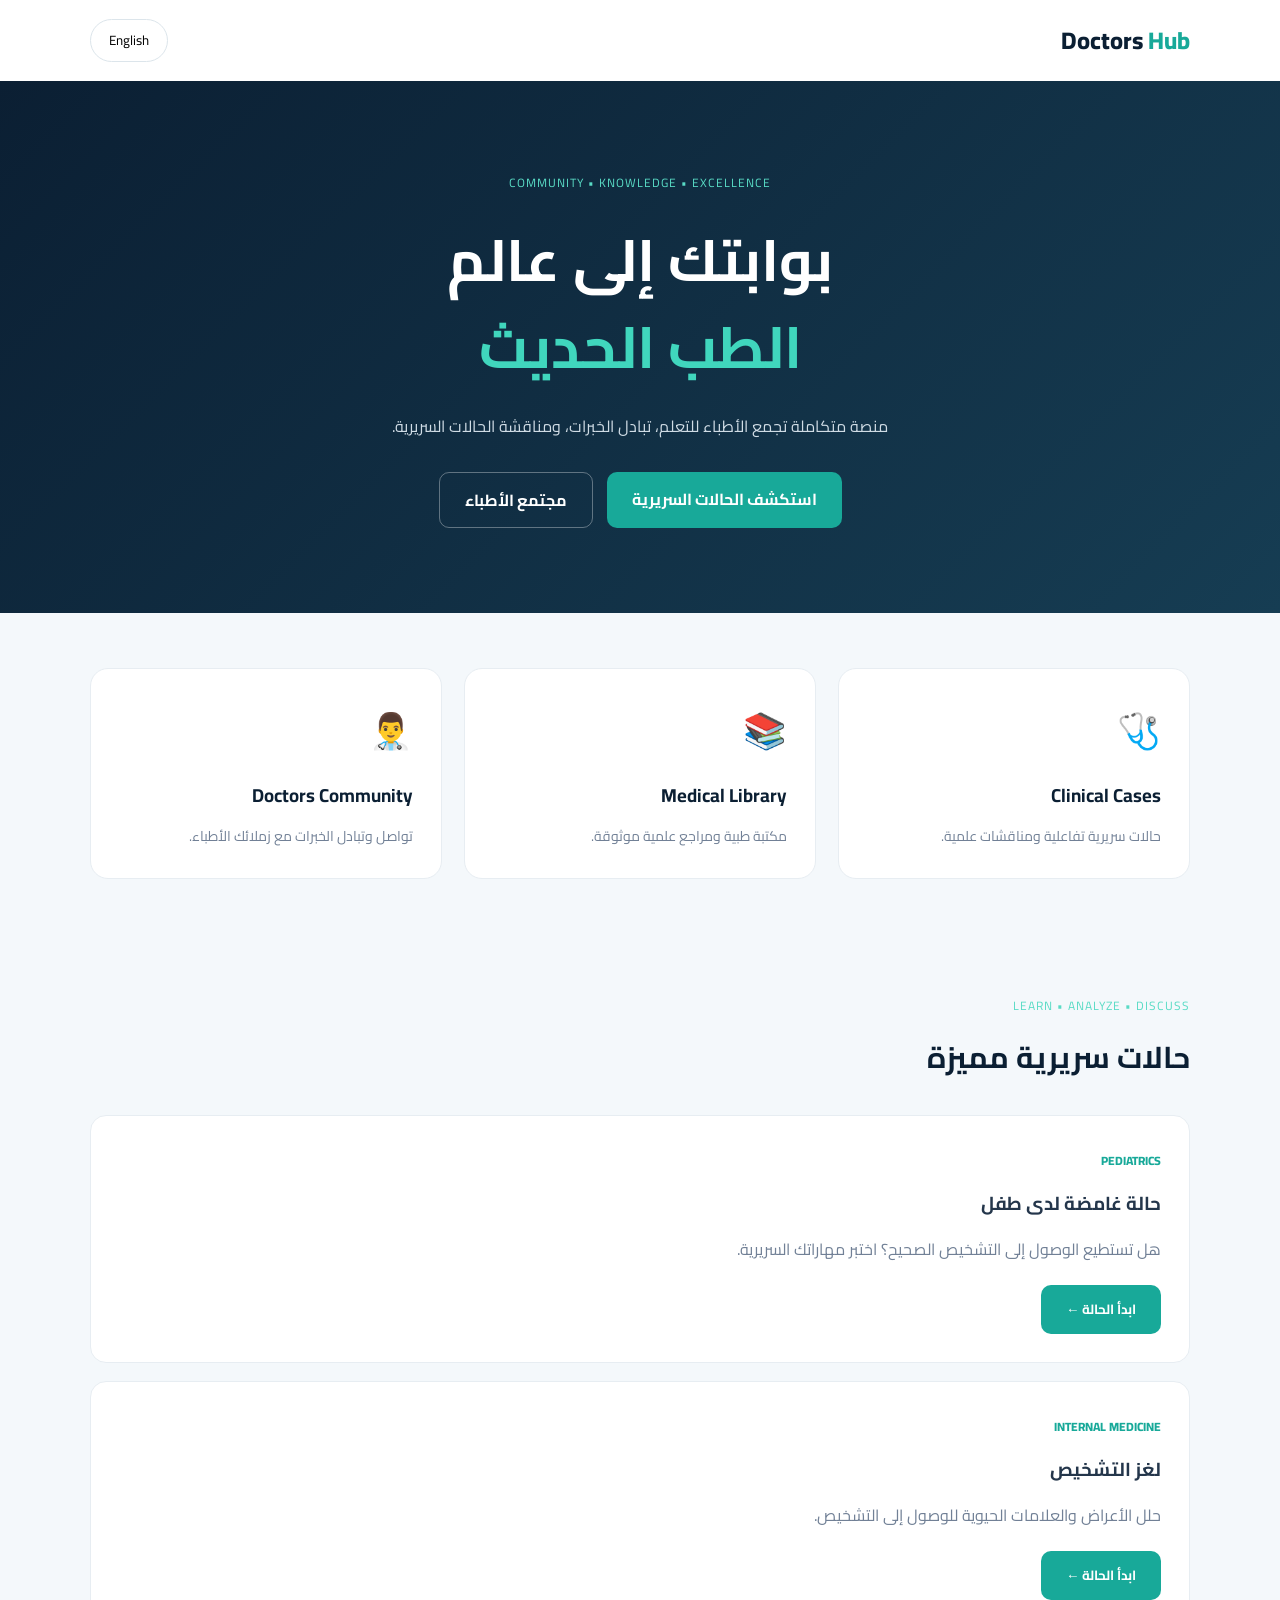
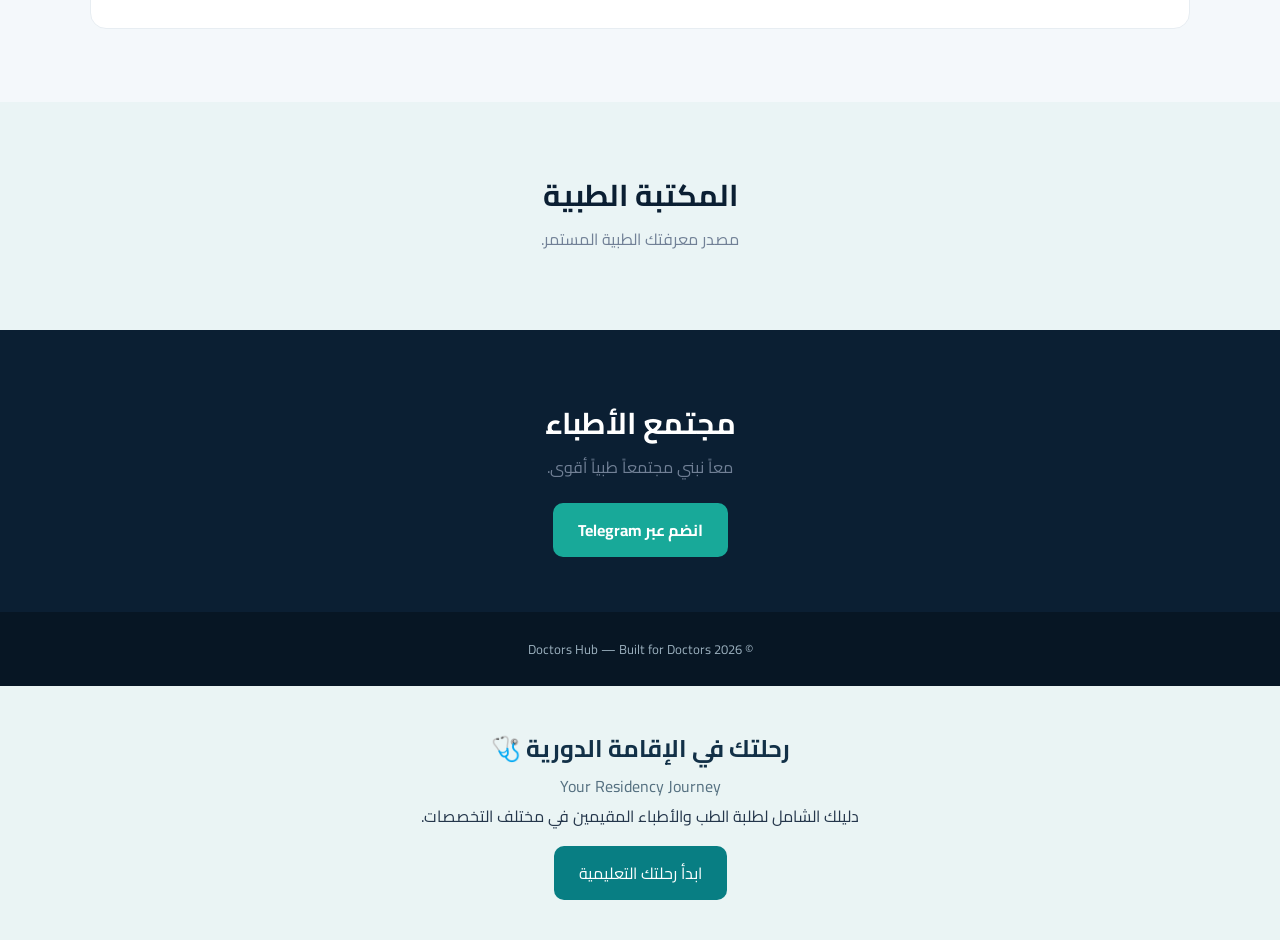
<file: index.html>
<!DOCTYPE html>
<html lang="ar" dir="rtl">
<head>
  <meta charset="UTF-8">
  <meta name="viewport" content="width=device-width, initial-scale=1.0">
  <title>Doctors Hub | منصة الأطباء</title>
<link rel="stylesheet" href="./styles.css">
</head>
<body>

  <header class="header">
    <div class="logo">Doctors <span>Hub</span></div>
    <button id="langBtn">English</button>
  </header>

  <main>
    <section class="hero">
      <span class="badge">COMMUNITY • KNOWLEDGE • EXCELLENCE</span>
      <h1>بوابتك إلى عالم<br><span>الطب الحديث</span></h1>
      <p>منصة متكاملة تجمع الأطباء للتعلم، تبادل الخبرات، ومناقشة الحالات السريرية.</p>
      <div class="hero-buttons">
        <a href="#cases" class="btn primary">استكشف الحالات السريرية</a>
        <a href="#community" class="btn secondary">مجتمع الأطباء</a>
      </div>
    </section>

    <section class="features">
      <a href="#cases" class="feature-card">
        <div class="icon">🩺</div>
        <h3>Clinical Cases</h3>
        <p>حالات سريرية تفاعلية ومناقشات علمية.</p>
      </a>

      <a href="#library" class="feature-card">
        <div class="icon">📚</div>
        <h3>Medical Library</h3>
        <p>مكتبة طبية ومراجع علمية موثوقة.</p>
      </a>

      <a href="#community" class="feature-card">
        <div class="icon">👨‍⚕️</div>
        <h3>Doctors Community</h3>
        <p>تواصل وتبادل الخبرات مع زملائك الأطباء.</p>
      </a>
    </section>

    <section id="cases" class="cases">
      <div class="section-heading">
        <span>LEARN • ANALYZE • DISCUSS</span>
        <h2>حالات سريرية مميزة</h2>
      </div>

      <div class="case-card">
        <span class="case-tag">PEDIATRICS</span>
        <h3>حالة غامضة لدى طفل</h3>
        <p>هل تستطيع الوصول إلى التشخيص الصحيح؟ اختبر مهاراتك السريرية.</p>
        <button class="btn primary" onclick="alert('قريباً: الحالة التفاعلية')">ابدأ الحالة ←</button>
      </div>

      <div class="case-card">
        <span class="case-tag">INTERNAL MEDICINE</span>
        <h3>لغز التشخيص</h3>
        <p>حلل الأعراض والعلامات الحيوية للوصول إلى التشخيص.</p>
        <button class="btn primary" onclick="alert('قريباً: الحالة التفاعلية')">ابدأ الحالة ←</button>
      </div>
    </section>

    <section id="library" class="library">
      <h2>المكتبة الطبية</h2>
      <p>مصدر معرفتك الطبية المستمر.</p>
    </section>

    <section id="community" class="community">
      <h2>مجتمع الأطباء</h2>
      <p>معاً نبني مجتمعاً طبياً أقوى.</p>
      <a href="https://t.me/DoctorsHubIQ_bot" class="btn primary">انضم عبر Telegram</a>
    </section>
  </main>

  <footer>
    <p>© 2026 Doctors Hub — Built for Doctors</p>
  </footer>


<section style="padding:40px 20px;text-align:center;background:#eaf4f4;font-family:Cairo,sans-serif;">
  <h2 style="color:#123047;">رحلتك في الإقامة الدورية 🩺</h2>
  <p style="color:#557080;">Your Residency Journey</p>
  <p>دليلك الشامل لطلبة الطب والأطباء المقيمين في مختلف التخصصات.</p>
  <a href="residency.html" style="display:inline-block;background:#087e83;color:white;padding:12px 25px;border-radius:10px;text-decoration:none;margin-top:15px;">
    ابدأ رحلتك التعليمية
  </a>
</section>
</body>
</html>
</file>
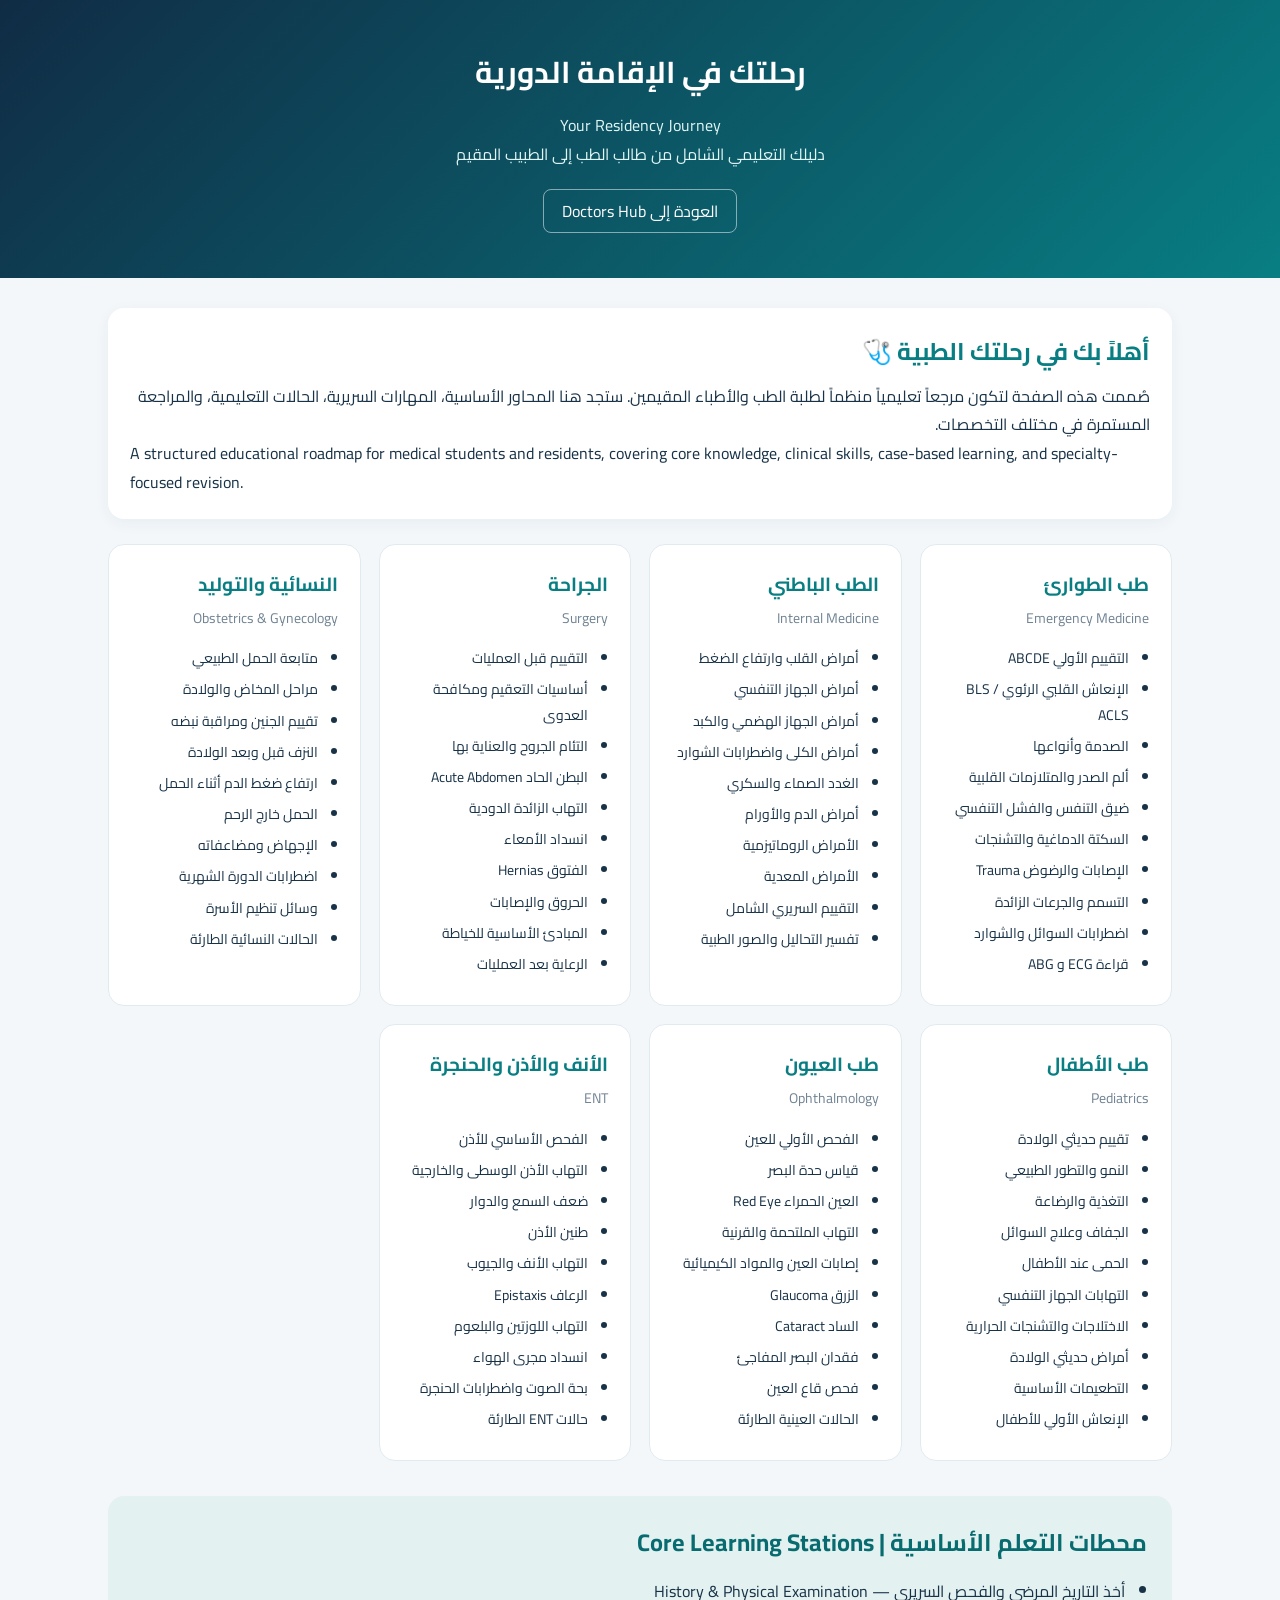
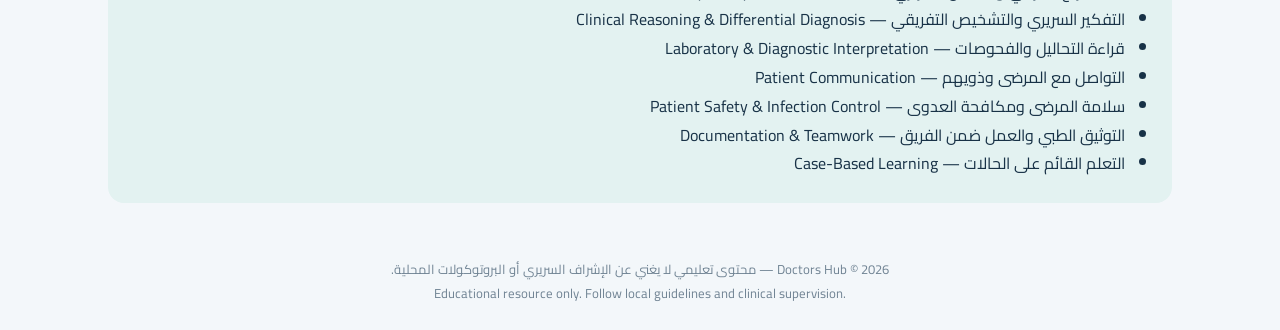
<file: residency.html>
<!DOCTYPE html>
<html lang="ar" dir="rtl">
<head>
  <meta charset="UTF-8">
  <meta name="viewport" content="width=device-width, initial-scale=1.0">
  <title>رحلتك في الإقامة الدورية | Doctors Hub</title>

  <link href="https://fonts.googleapis.com/css2?family=Cairo:wght@400;600;700;800&display=swap" rel="stylesheet">

  <style>
    * {
      box-sizing: border-box;
      margin: 0;
      padding: 0;
    }

    body {
      font-family: 'Cairo', sans-serif;
      background: #f3f7fa;
      color: #183247;
      line-height: 1.8;
    }

    header {
      background: linear-gradient(135deg, #102c45, #087e83);
      color: white;
      text-align: center;
      padding: 45px 20px;
    }

    header h1 {
      font-size: 30px;
      margin-bottom: 12px;
    }

    header p {
      max-width: 700px;
      margin: auto;
      color: #e1f5f4;
    }

    .container {
      max-width: 1100px;
      margin: 30px auto;
      padding: 0 18px;
    }

    .intro {
      background: white;
      padding: 22px;
      border-radius: 16px;
      margin-bottom: 25px;
      box-shadow: 0 4px 15px #17364b0d;
    }

    .intro h2 {
      color: #087e83;
      margin-bottom: 8px;
    }

    .specialties {
      display: grid;
      grid-template-columns: repeat(auto-fit, minmax(240px, 1fr));
      gap: 18px;
    }

    .card {
      background: white;
      border-radius: 16px;
      padding: 22px;
      border: 1px solid #e1eaef;
      transition: 0.2s;
    }

    .card:hover {
      transform: translateY(-4px);
      box-shadow: 0 8px 22px #17364b12;
    }

    .card h3 {
      color: #087e83;
      font-size: 19px;
      margin-bottom: 5px;
    }

    .card .english {
      direction: ltr;
      text-align: right;
      color: #718494;
      font-size: 14px;
    }

    .card ul {
      margin: 15px 20px 0 0;
      font-size: 14px;
    }

    .card li {
      margin-bottom: 6px;
    }

    .card a {
      display: inline-block;
      margin-top: 15px;
      background: #087e83;
      color: white;
      padding: 8px 16px;
      border-radius: 8px;
      text-decoration: none;
      font-size: 14px;
    }

    .learning {
      margin-top: 35px;
      background: #e3f2f1;
      border-radius: 16px;
      padding: 25px;
    }

    .learning h2 {
      color: #086b70;
      margin-bottom: 12px;
    }

    .learning ul {
      padding-right: 22px;
    }

    footer {
      text-align: center;
      padding: 25px;
      color: #718494;
      font-size: 13px;
    }

    .back {
      display: inline-block;
      margin-top: 20px;
      color: white;
      border: 1px solid #ffffff80;
      padding: 7px 18px;
      border-radius: 8px;
      text-decoration: none;
    }
  </style>
</head>

<body>

<header>
  <h1>رحلتك في الإقامة الدورية</h1>
  <p>Your Residency Journey</p>
  <p>دليلك التعليمي الشامل من طالب الطب إلى الطبيب المقيم</p>
  <a class="back" href="index.html">العودة إلى Doctors Hub</a>
</header>

<main class="container">

  <section class="intro">
    <h2>أهلاً بك في رحلتك الطبية 🩺</h2>
    <p>
      صُممت هذه الصفحة لتكون مرجعاً تعليمياً منظماً لطلبة الطب والأطباء المقيمين.
      ستجد هنا المحاور الأساسية، المهارات السريرية، الحالات التعليمية،
      والمراجعة المستمرة في مختلف التخصصات.
    </p>
    <p dir="ltr">
      A structured educational roadmap for medical students and residents,
      covering core knowledge, clinical skills, case-based learning,
      and specialty-focused revision.
    </p>
  </section>

  <section class="specialties">

    <article class="card">
      <h3>طب الطوارئ</h3>
      <p class="english">Emergency Medicine</p>
      <ul>
        <li>التقييم الأولي ABCDE</li>
        <li>الإنعاش القلبي الرئوي BLS / ACLS</li>
        <li>الصدمة وأنواعها</li>
        <li>ألم الصدر والمتلازمات القلبية</li>
        <li>ضيق التنفس والفشل التنفسي</li>
        <li>السكتة الدماغية والتشنجات</li>
        <li>الإصابات والرضوض Trauma</li>
        <li>التسمم والجرعات الزائدة</li>
        <li>اضطرابات السوائل والشوارد</li>
        <li>قراءة ECG و ABG</li>
      </ul>
    </article>

    <article class="card">
      <h3>الطب الباطني</h3>
      <p class="english">Internal Medicine</p>
      <ul>
        <li>أمراض القلب وارتفاع الضغط</li>
        <li>أمراض الجهاز التنفسي</li>
        <li>أمراض الجهاز الهضمي والكبد</li>
        <li>أمراض الكلى واضطرابات الشوارد</li>
        <li>الغدد الصماء والسكري</li>
        <li>أمراض الدم والأورام</li>
        <li>الأمراض الروماتيزمية</li>
        <li>الأمراض المعدية</li>
        <li>التقييم السريري الشامل</li>
        <li>تفسير التحاليل والصور الطبية</li>
      </ul>
    </article>

    <article class="card">
      <h3>الجراحة</h3>
      <p class="english">Surgery</p>
      <ul>
        <li>التقييم قبل العمليات</li>
        <li>أساسيات التعقيم ومكافحة العدوى</li>
        <li>التئام الجروح والعناية بها</li>
        <li>البطن الحاد Acute Abdomen</li>
        <li>التهاب الزائدة الدودية</li>
        <li>انسداد الأمعاء</li>
        <li>الفتوق Hernias</li>
        <li>الحروق والإصابات</li>
        <li>المبادئ الأساسية للخياطة</li>
        <li>الرعاية بعد العمليات</li>
      </ul>
    </article>

    <article class="card">
      <h3>النسائية والتوليد</h3>
      <p class="english">Obstetrics & Gynecology</p>
      <ul>
        <li>متابعة الحمل الطبيعي</li>
        <li>مراحل المخاض والولادة</li>
        <li>تقييم الجنين ومراقبة نبضه</li>
        <li>النزف قبل وبعد الولادة</li>
        <li>ارتفاع ضغط الدم أثناء الحمل</li>
        <li>الحمل خارج الرحم</li>
        <li>الإجهاض ومضاعفاته</li>
        <li>اضطرابات الدورة الشهرية</li>
        <li>وسائل تنظيم الأسرة</li>
        <li>الحالات النسائية الطارئة</li>
      </ul>
    </article>

    <article class="card">
      <h3>طب الأطفال</h3>
      <p class="english">Pediatrics</p>
      <ul>
        <li>تقييم حديثي الولادة</li>
        <li>النمو والتطور الطبيعي</li>
        <li>التغذية والرضاعة</li>
        <li>الجفاف وعلاج السوائل</li>
        <li>الحمى عند الأطفال</li>
        <li>التهابات الجهاز التنفسي</li>
        <li>الاختلاجات والتشنجات الحرارية</li>
        <li>أمراض حديثي الولادة</li>
        <li>التطعيمات الأساسية</li>
        <li>الإنعاش الأولي للأطفال</li>
      </ul>
    </article>

    <article class="card">
      <h3>طب العيون</h3>
      <p class="english">Ophthalmology</p>
      <ul>
        <li>الفحص الأولي للعين</li>
        <li>قياس حدة البصر</li>
        <li>العين الحمراء Red Eye</li>
        <li>التهاب الملتحمة والقرنية</li>
        <li>إصابات العين والمواد الكيميائية</li>
        <li>الزرق Glaucoma</li>
        <li>الساد Cataract</li>
        <li>فقدان البصر المفاجئ</li>
        <li>فحص قاع العين</li>
        <li>الحالات العينية الطارئة</li>
      </ul>
    </article>

    <article class="card">
      <h3>الأنف والأذن والحنجرة</h3>
      <p class="english">ENT</p>
      <ul>
        <li>الفحص الأساسي للأذن</li>
        <li>التهاب الأذن الوسطى والخارجية</li>
        <li>ضعف السمع والدوار</li>
        <li>طنين الأذن</li>
        <li>التهاب الأنف والجيوب</li>
        <li>الرعاف Epistaxis</li>
        <li>التهاب اللوزتين والبلعوم</li>
        <li>انسداد مجرى الهواء</li>
        <li>بحة الصوت واضطرابات الحنجرة</li>
        <li>حالات ENT الطارئة</li>
      </ul>
    </article>

  </section>

  <section class="learning">
    <h2>محطات التعلم الأساسية | Core Learning Stations</h2>
    <ul>
      <li>أخذ التاريخ المرضي والفحص السريري — History & Physical Examination</li>
      <li>التفكير السريري والتشخيص التفريقي — Clinical Reasoning & Differential Diagnosis</li>
      <li>قراءة التحاليل والفحوصات — Laboratory & Diagnostic Interpretation</li>
      <li>التواصل مع المرضى وذويهم — Patient Communication</li>
      <li>سلامة المرضى ومكافحة العدوى — Patient Safety & Infection Control</li>
      <li>التوثيق الطبي والعمل ضمن الفريق — Documentation & Teamwork</li>
      <li>التعلم القائم على الحالات — Case-Based Learning</li>
    </ul>
  </section>

</main>

<footer>
  Doctors Hub © 2026 — محتوى تعليمي لا يغني عن الإشراف السريري أو البروتوكولات المحلية.
  <p dir="ltr">Educational resource only. Follow local guidelines and clinical supervision.</p>
</footer>

</body>
</html>
</file>
<file: styles.css>
@import url('https://fonts.googleapis.com/css2?family=Cairo:wght@400;500;600;700;800&display=swap');

:root {
  --navy: #0b1f33;
  --teal: #18a999;
  --light: #f4f8fb;
  --white: #ffffff;
  --text: #24364b;
  --muted: #718096;
}

* {
  margin: 0;
  padding: 0;
  box-sizing: border-box;
}

html {
  scroll-behavior: smooth;
}

body {
  font-family: 'Cairo', sans-serif;
  background: var(--light);
  color: var(--text);
}

.header {
  background: white;
  padding: 18px 7%;
  display: flex;
  align-items: center;
  justify-content: space-between;
  box-shadow: 0 2px 15px #0b1f3310;
}

.logo {
  font-size: 24px;
  font-weight: 800;
  color: var(--navy);
  direction: ltr;
}

.logo span {
  color: var(--teal);
}

#langBtn {
  border: 1px solid #dce5eb;
  background: white;
  padding: 8px 18px;
  border-radius: 25px;
  cursor: pointer;
  font-family: inherit;
}

.hero {
  background: linear-gradient(135deg, #0b1f33, #163d53);
  color: white;
  padding: 85px 7%;
  text-align: center;
}

.badge, .section-heading span {
  color: #59dbc5;
  font-size: 12px;
  letter-spacing: 1px;
}

.hero h1 {
  font-size: clamp(32px, 6vw, 58px);
  line-height: 1.5;
  margin: 20px 0;
}

.hero h1 span {
  color: #40d6bd;
}

.hero p {
  max-width: 650px;
  margin: 0 auto 30px;
  color: #d0dce5;
  line-height: 2;
}

.hero-buttons {
  display: flex;
  justify-content: center;
  gap: 14px;
  flex-wrap: wrap;
}

.btn {
  display: inline-block;
  padding: 12px 25px;
  border-radius: 10px;
  text-decoration: none;
  font-family: inherit;
  font-weight: 700;
  cursor: pointer;
  border: none;
}

.primary {
  background: var(--teal);
  color: white;
}

.secondary {
  border: 1px solid #ffffff55;
  color: white;
  background: transparent;
}

.features {
  padding: 55px 7%;
  display: grid;
  grid-template-columns: repeat(3, 1fr);
  gap: 22px;
}

.feature-card {
  text-decoration: none;
  color: var(--text);
  background: white;
  border: 1px solid #e7edf2;
  border-radius: 18px;
  padding: 28px;
  transition: 0.3s;
}

.feature-card:hover {
  transform: translateY(-5px);
  box-shadow: 0 12px 35px #0b1f3310;
}

.icon {
  font-size: 35px;
  margin-bottom: 15px;
}

.feature-card h3 {
  margin-bottom: 10px;
  color: var(--navy);
}

.feature-card p {
  color: var(--muted);
  line-height: 1.9;
  font-size: 14px;
}

.cases, .library, .community {
  padding: 55px 7%;
}

.section-heading {
  margin-bottom: 30px;
}

.section-heading h2,
.library h2,
.community h2 {
  font-size: 30px;
  color: var(--navy);
  margin-top: 10px;
}

.case-card {
  background: white;
  padding: 28px;
  border-radius: 16px;
  margin-bottom: 18px;
  border: 1px solid #e7edf2;
}

.case-tag {
  color: var(--teal);
  font-size: 12px;
  font-weight: 800;
}

.case-card h3 {
  margin: 12px 0;
}

.case-card p,
.library p,
.community p {
  color: var(--muted);
  line-height: 2;
  margin-bottom: 20px;
}

.library {
  background: #eaf4f5;
  text-align: center;
}

.community {
  background: var(--navy);
  text-align: center;
  color: white;
}

.community h2 {
  color: white;
}

footer {
  text-align: center;
  padding: 25px;
  background: #071624;
  color: #9aafbd;
  font-size: 13px;
}

@media (max-width: 768px) {
  .hero {
    padding: 60px 6%;
  }

  .hero h1 {
    font-size: 34px;
  }

  .features {
    grid-template-columns: 1fr;
    padding: 30px 5%;
    gap: 15px;
  }

  .cases, .library, .community {
    padding: 40px 5%;
  }

  .header {
    padding: 15px 5%;
  }
}
</file>
